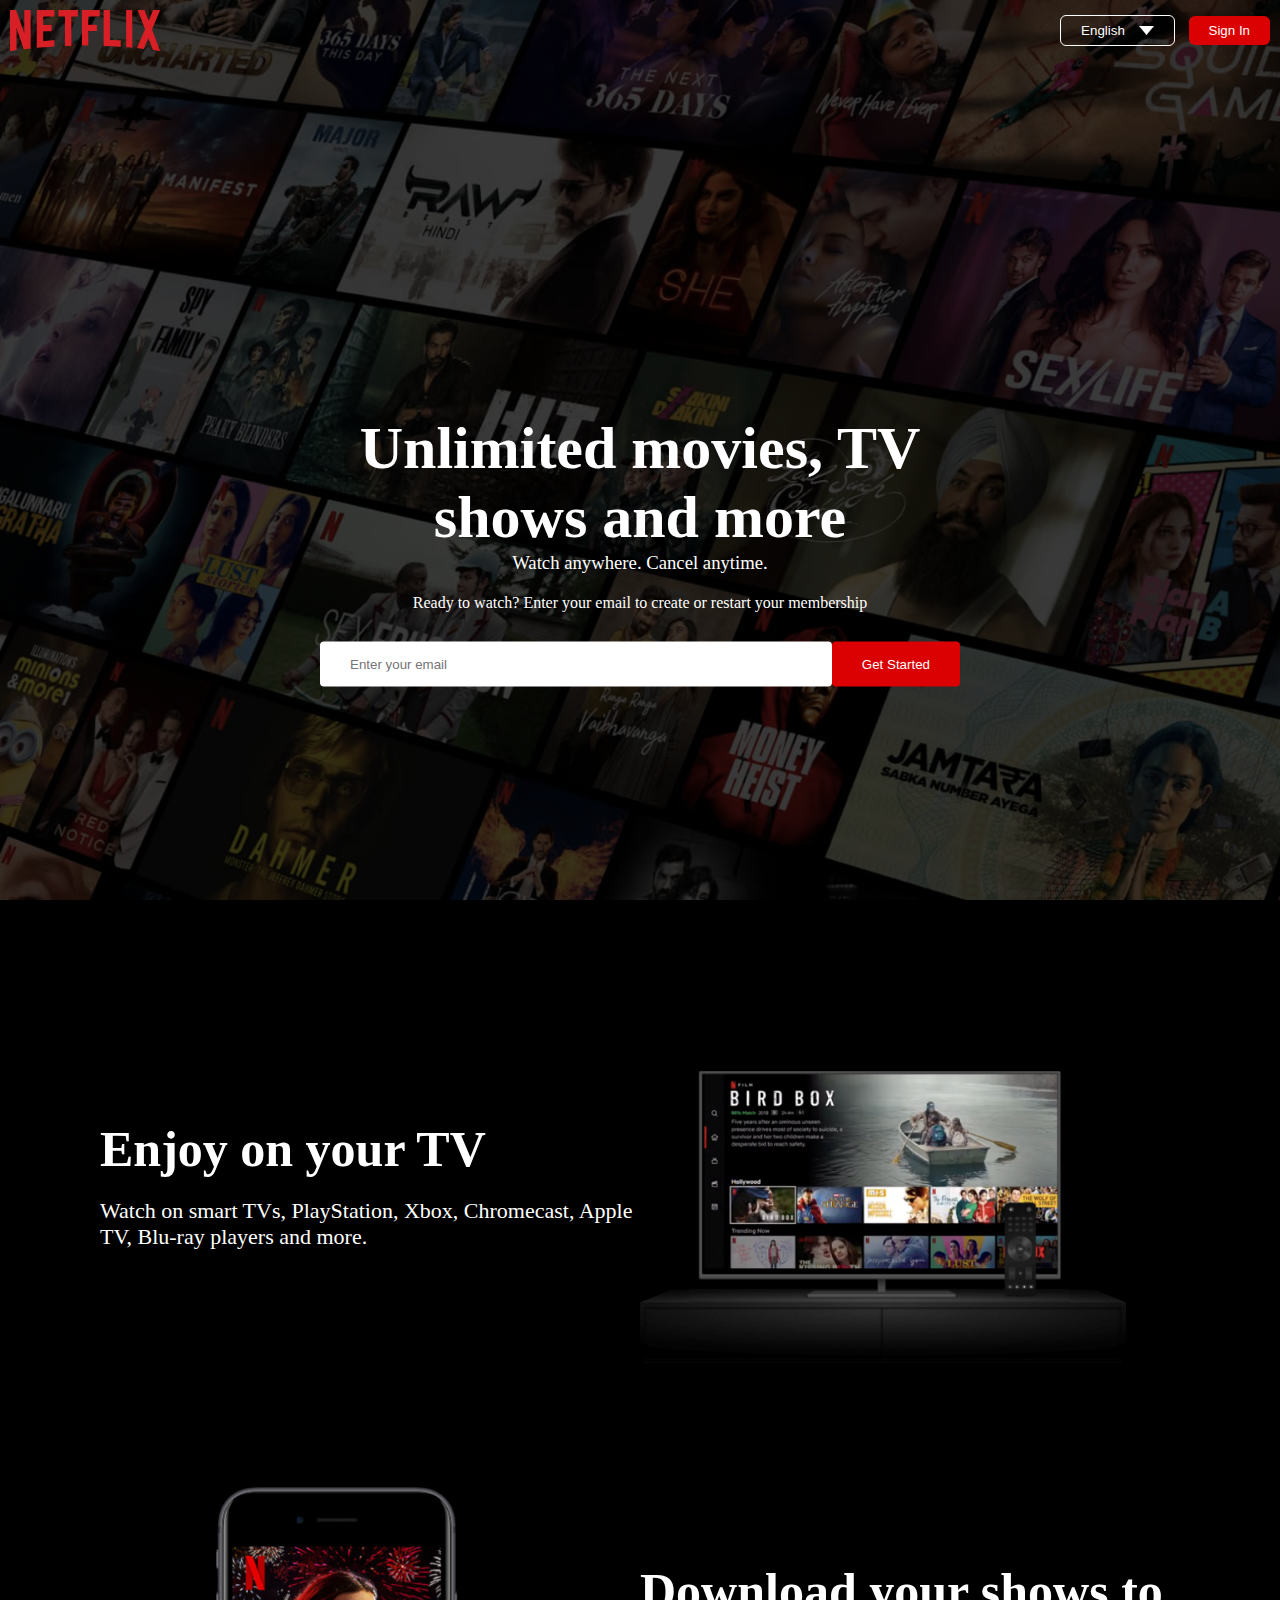
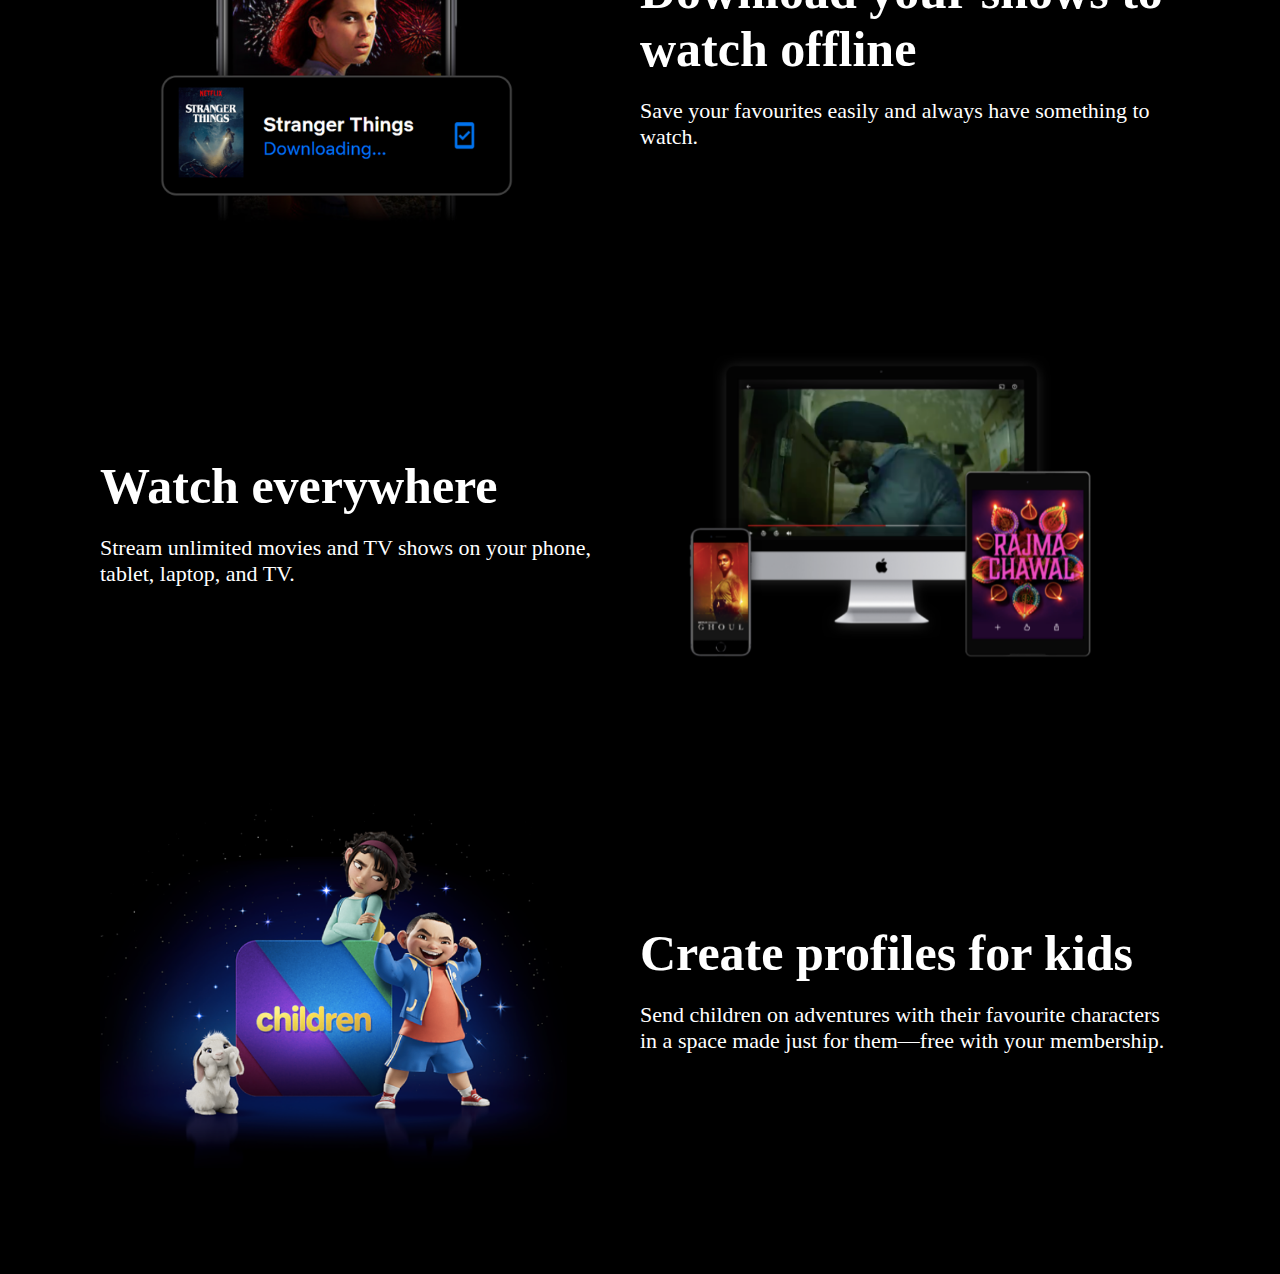
<file: index.html>
<!DOCTYPE html>
<html lang="en">
<head>
    <meta charset="UTF-8">
    <meta name="viewport" content="width=device-width, initial-scale=1.0">
    <title>Netflix Clone</title>
    <link rel="stylesheet" href="style.css">
</head>
<body>
    <div class="header">
        <nav>
            <img src="images/logo.png" class="logo">
            <div class="button">
                <button id="lang">English <img src="images/down-icon.png"></button>
                <button>Sign In</button>
            </div>
        </nav>
        <div class="header-content">
            <h1>Unlimited movies, TV shows and more</h1>
            <h3>Watch anywhere. Cancel anytime.</h3>
            <p>Ready to watch? Enter your email to create or restart your membership</p>
            <form class="email-signup">
                <input type="email" placeholder="Enter your email" required>
                <button>Get Started</button>
            </form>
        </div>
    </div>  
    <div class="features">
        <div class="rows">
            <div class="tex-col">
                <h2>Enjoy on your TV</h2>
                <p>Watch on smart TVs, PlayStation, Xbox, Chromecast, Apple TV, Blu-ray players and more.</p>
            </div>
            <div class="img-col">
                <img src="images/feature-1.png" alt="Feature 1 not found">
            </div>
        </div>
        <div class="rows">
            <div class="img-col">
                <img src="images/feature-2.png" alt="Feature 2 not found">
            </div>
            <div class="tex-col">
                <h2>Download your shows to watch offline</h2>
                <p>Save your favourites easily and always have something to watch.</p>
            </div>
        </div>
        <div class="rows">
            <div class="tex-col">
                <h2>Watch everywhere</h2>
                <p>Stream unlimited movies and TV shows on your phone, tablet, laptop, and TV.</p>
            </div>
            <div class="img-col">
                <img src="images/feature-3.png" alt="Feature 3 not found">
            </div>
        </div>
        <div class="rows">
            <div class="img-col">
                <img src="images/feature-4.png" alt="Feature 4 not found">
            </div>
            <div class="tex-col">
                <h2>Create profiles for kids</h2>
                <p>Send children on adventures with their favourite characters in a space made just for them—free with your membership.</p>
            </div>
        </div>
    </div>
    
</body>
</html>
</file>
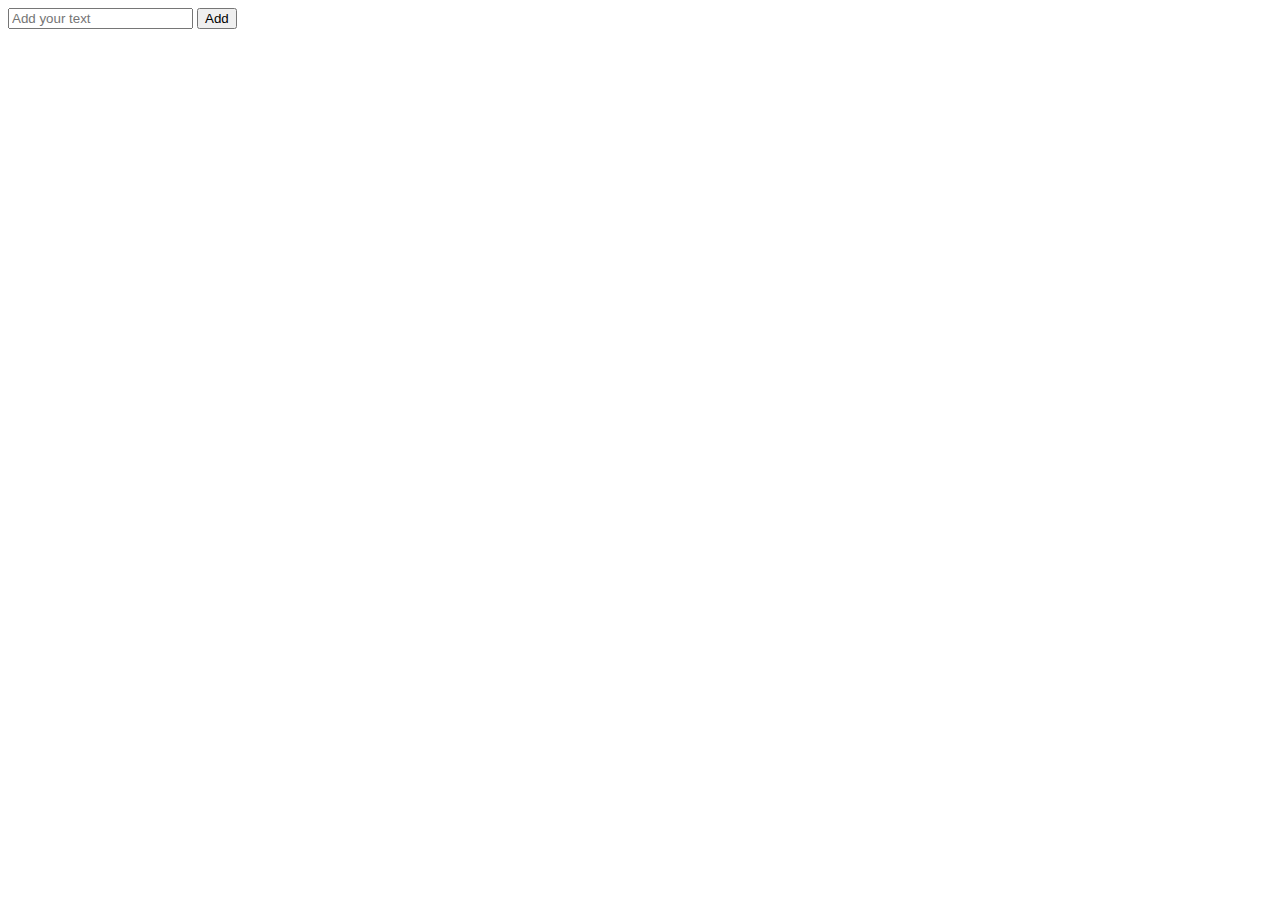
<file: jss.html>
<!DOCTYPE html>
<html lang="en">
<head>
    <meta charset="UTF-8">
    <meta name="viewport" content="width=device-width, initial-scale=1.0">
    <title>Document</title>
</head>
<body>
    <input type="text" id="input-box" placeholder="Add your text">
    <button onclick="addTask()">Add</button>

    <ul id="list-container">
        <!-- <li class="checked">Task 1</li>
        <li>Task 2</li>
        <li>Task 3</li> -->
    </ul>

    <script>
        const inputBox = document.getElementById("input-box");
        const listContainer = document.getElementById("list-container");
        function addTask() {
            let li = document.createElement("li"); //created li tag
        li.innerHTML = inputBox.value; //inputBox value stored in created li tag
        listContainer.appendChild(li);
        }
    </script>
</body>
</html>
</file>
<file: style.css>
*{
    padding: 0;
    margin: 0;
}

/* Tag selector */
body{
    background: #000;
    color: #fff;
}

/* Class selector */
.header{
    background: linear-gradient(rgba(0,0,0,0.7),rgba(0,0,0,0.7)), url("images/header-image.png");
    width: 100%;
    height: 100vh;
    background-position: center;
    background-size: cover;
    /* padding: 10px 8%; */
}

nav{
    display: flex;
    align-items: center;
    justify-content: space-between;
    padding: 10px;
}

.logo{
    width: 150px;
    cursor: pointer;
}

.button button{
    background: #db0001;
    padding: 7px 20px;
    color: #fff;
    outline: 0;
    border: 0;
    border-radius: 6px;
    margin-left: 10px;
    cursor: pointer;
}

/* id selector */
#lang img{
    width: 15px;
    margin-left: 10px;
}

#lang{
    background: transparent;
    border: 1px solid #fff;
}

.header-content{
    position: absolute;
    left: 50%;
    top: 50%;
    transform: translate(-50%,-50%);
    margin-top: 100px;
    text-align: center;
}


.header-content h1{
    font-size: 60px;
    font-weight: 600;
    max-width: 650px;
}

.header-content h3{
    font-weight: 400;
    margin-bottom: 20px;
}

.email-signup{
    margin-top: 30px;
    display: flex;
    align-items: center;

}

.email-signup button{
    padding: 15px 30px;
    background: #db0001;
    border: 0;
    outline: 0;
    border-radius: 4px;
    color: #fff;
    cursor: pointer;
}

.email-signup input{
    flex: 1;
    padding: 15px 30px;
    border: 0;
    outline: 0;
    border-radius: 4px;
}


/* Features CSS */
.features{
    padding: 50px 100px;
    font-size: 22px;
}
.features .rows{
    display: flex;
    align-items: center;
    width: 100%;
    padding: 50px 0;
}
.tex-col{
    flex-basis: 50%;
}
.img-col{
    flex-basis: 50%;    
}

.tex-col h2{
    font-size: 50px;
    font-weight: 600;
    margin-bottom: 20px;
}

.tex-col p{
    max-width: 565px;
}

.img-col img{
    width: 90%;
    margin: auto;
}
</file>
